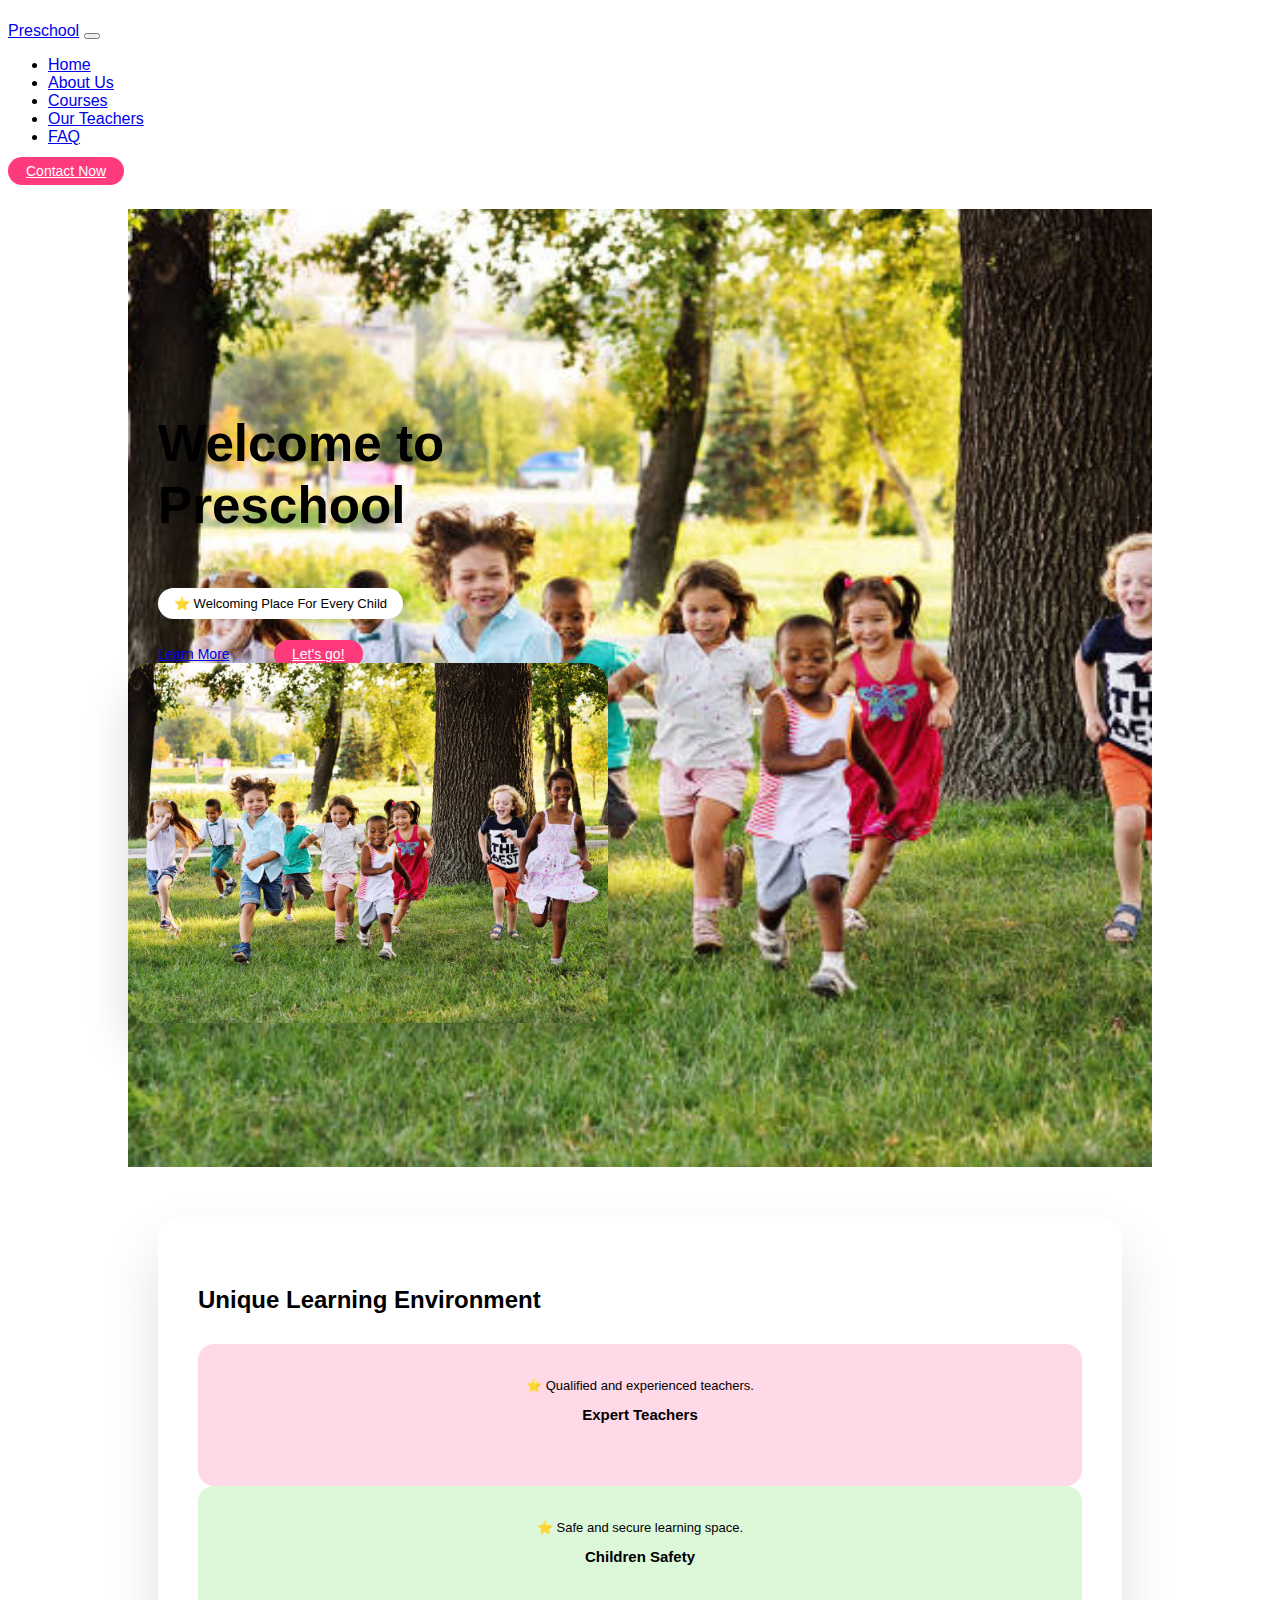
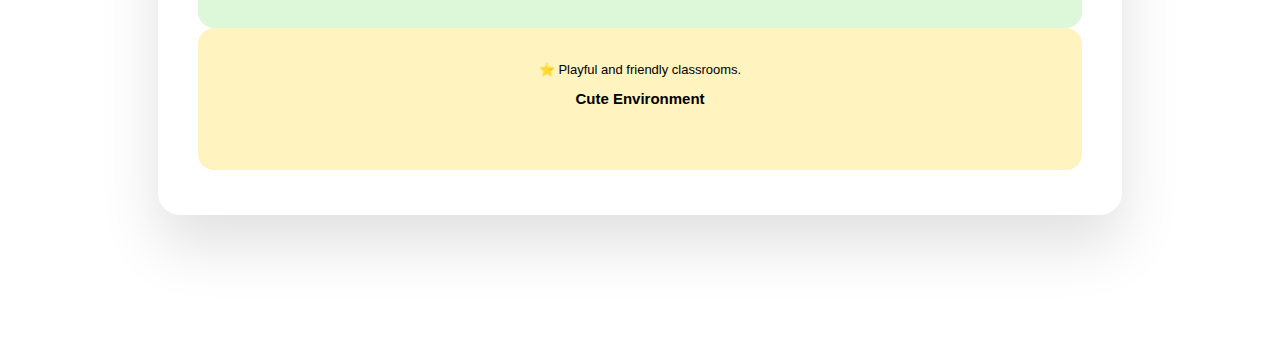
<file: Task-1/index.html>
<!DOCTYPE html>
<html lang="en">
  <head>
    <meta charset="UTF-8" />
    <meta name="viewport" content="width=device-width, initial-scale=1.0" />
    <title>Task-1: Preschool</title>

    <link
      href="https://cdn.jsdelivr.net/npm/bootstrap@5.0.2/dist/css/bootstrap.min.css"
      rel="stylesheet"
      integrity="sha384-EVSTQN3/azprG1Anm3QDgpJLIm9Nao0Yz1ztcQTwFspd3yD65VohhpuuCOmLASjC"
      crossorigin="anonymous"
    />
    <link rel="stylesheet" href="style.css" />
  </head>

  <body>
    <nav class="navbar navbar-expand-lg navbar-light bg-white shadow-sm">
      <div class="container">
        <a class="navbar-brand fw-bold" href="#">Preschool</a>

        <button
          class="navbar-toggler"
          data-bs-toggle="collapse"
          data-bs-target="#menu"
        >
          <span class="navbar-toggler-icon"></span>
        </button>

        <div class="collapse navbar-collapse" id="menu">
          <ul class="navbar-nav ms-auto mb-2 mb-lg-0 gap-lg-3">
            <li class="nav-item"><a class="nav-link" href="#">Home</a></li>
            <li class="nav-item"><a class="nav-link" href="#">About Us</a></li>
            <li class="nav-item"><a class="nav-link" href="#">Courses</a></li>
            <li class="nav-item">
              <a class="nav-link" href="#">Our Teachers</a>
            </li>
            <li class="nav-item"><a class="nav-link" href="#">FAQ</a></li>
          </ul>

          <a href="#" class="btn btn-pink ms-lg-3">Contact Now</a>
        </div>
      </div>
    </nav>
    <section class="hero-section">
      <div class="container">
        <div class="row align-items-center">
          <div class="col-lg-6 text-center text-lg-start">
            <h1 class="hero-title">
              Welcome to <br />
              <span>Preschool</span>
            </h1>

            <div class="hero-badge">⭐ Welcoming Place For Every Child</div>

            <div class="hero-buttons">
              <a href="#" class="btn btn-outline-secondary">Learn More</a>
              <a href="#" class="btn btn-pink">Let's go!</a>
            </div>
          </div>

          <div class="col-lg-6 d-flex justify-content-center">
            <img src="image/cover.jpg" class="hero-image img-fluid" alt="" />
          </div>
        </div>
      </div>
    </section>
    <section class="features-section">
      <div class="container">
        <div class="features-card shadow-lg">
          <h3 class="section-title">Unique Learning Environment</h3>

          <div class="row g-4">
            <div class="col-md-4">
              <div class="feature-box pink">
                <p>⭐ Qualified and experienced teachers.</p>
                <h6>Expert Teachers</h6>
              </div>
            </div>

            <div class="col-md-4">
              <div class="feature-box green">
                <p>⭐ Safe and secure learning space.</p>
                <h6>Children Safety</h6>
              </div>
            </div>

            <div class="col-md-4">
              <div class="feature-box yellow">
                <p>⭐ Playful and friendly classrooms.</p>
                <h6>Cute Environment</h6>
              </div>
            </div>
          </div>
        </div>
      </div>
    </section>

    <script src="https://cdn.jsdelivr.net/npm/bootstrap@5.3.2/dist/js/bootstrap.bundle.min.js"></script>
  </body>
</html>
</file>
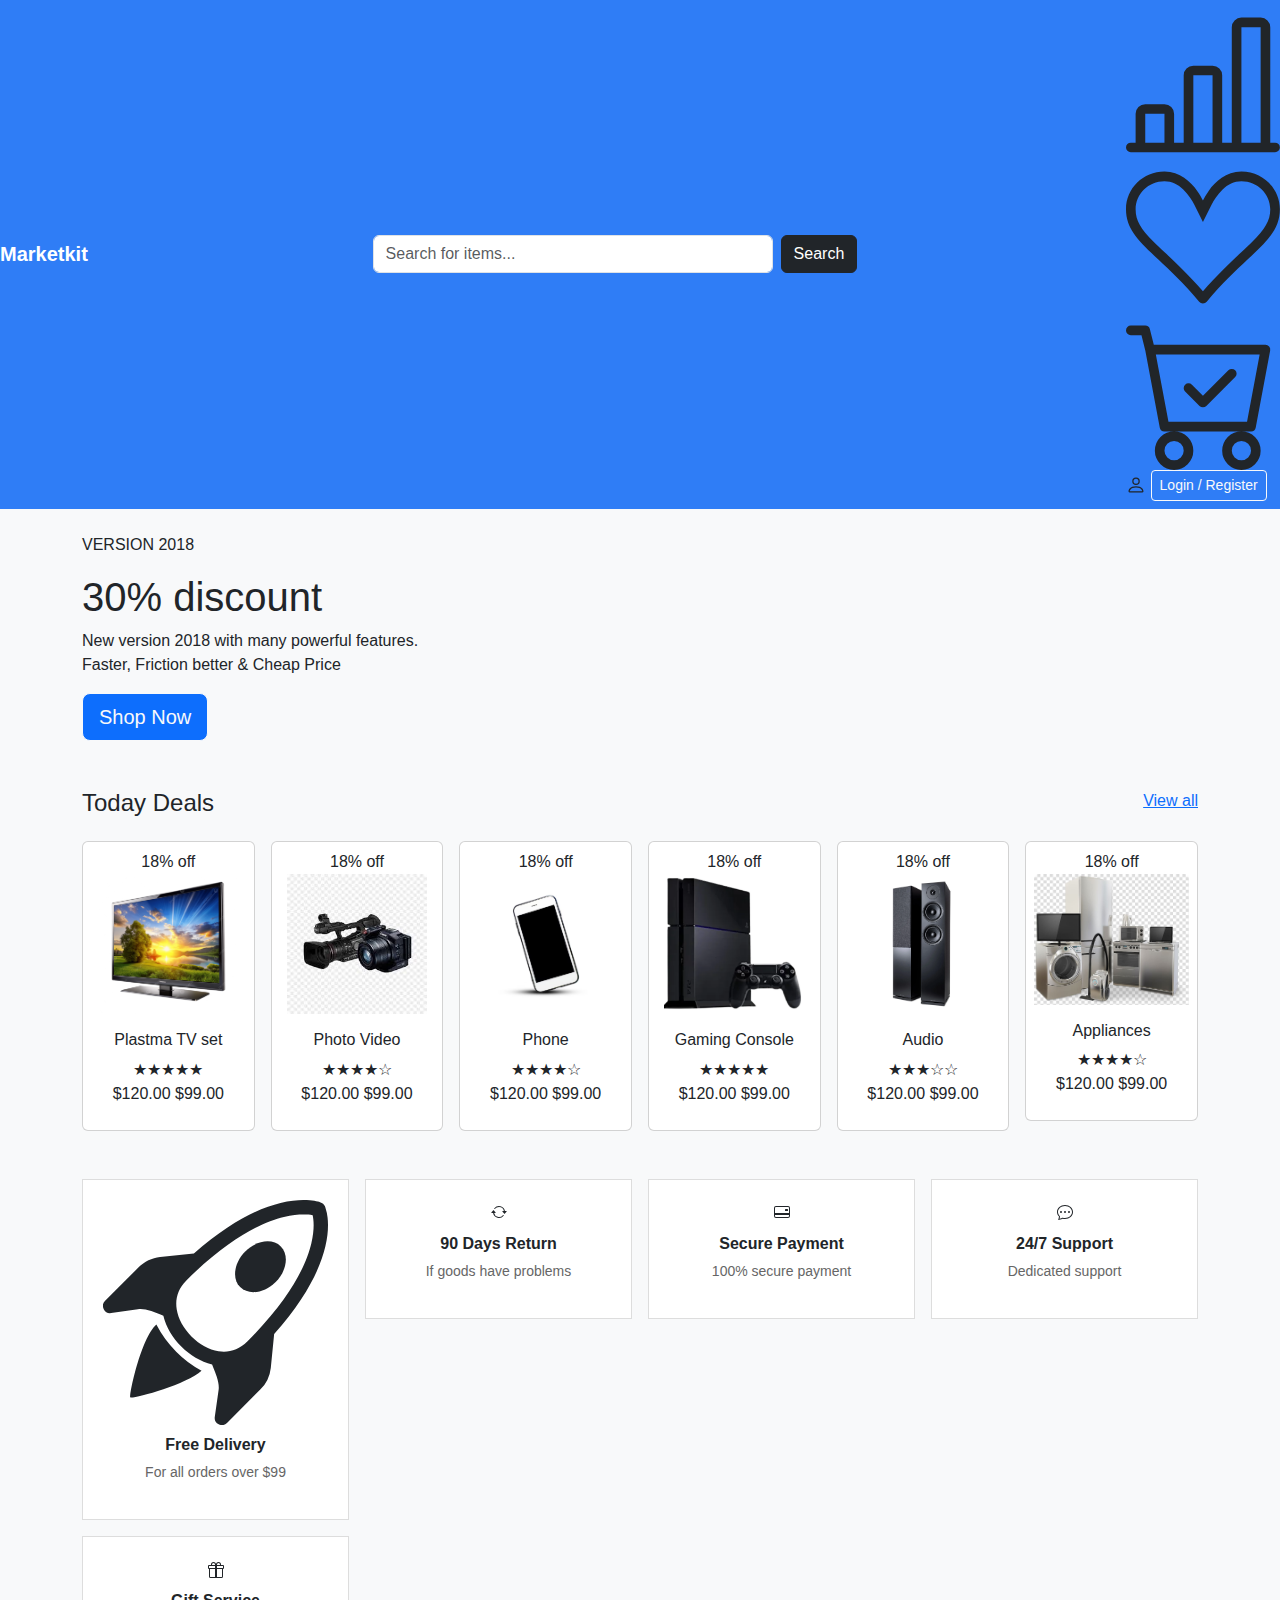
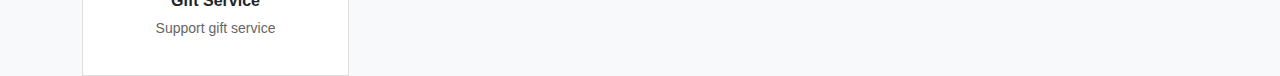
<file: Task-2/index.html>
<!DOCTYPE html>
<html lang="en">
  <head>
    <meta charset="UTF-8" />
    <title>Task-2: Marketkit</title>
    <meta name="viewport" content="width=device-width, initial-scale=1" />

    <link
      href="https://cdn.jsdelivr.net/npm/bootstrap@5.3.2/dist/css/bootstrap.min.css"
      rel="stylesheet"
    />
    <link rel="stylesheet" href="styles.css" />
  </head>

  <body>
    <!-- Top Bar -->

    <!-- <div class="top-bar">
      Sell on Market
      kit | Track your order | USD | English 🇺🇸
    </div> -->

    <!-- Navbar -->
    <nav class="navbar navbar-expand-lg">
      <a class="navbar-brand" href="#">Marketkit</a>

      <form class="d-flex mx-auto">
        <input
          class="form-control search-input"
          type="search"
          placeholder="Search for items..."
        />
        <button class="btn btn-dark ms-2">Search</button>
      </form>
      <div class="header-buttons">
        <svg
          xmlns="http://www.w3.org/2000/svg"
          fill="currentColor"
          class="bi bi-bar-chart-line"
          viewBox="0 0 16 16"
        >
          <path
            d="M11 2a1 1 0 0 1 1-1h2a1 1 0 0 1 1 1v12h.5a.5.5 0 0 1 0 1H.5a.5.5 0 0 1 0-1H1v-3a1 1 0 0 1 1-1h2a1 1 0 0 1 1 1v3h1V7a1 1 0 0 1 1-1h2a1 1 0 0 1 1 1v7h1zm1 12h2V2h-2zm-3 0V7H7v7zm-5 0v-3H2v3z"
          />
        </svg>
        <svg
          xmlns="http://www.w3.org/2000/svg"
          fill="currentColor"
          class="bi bi-suit-heart"
          viewBox="0 0 16 16"
        >
          <path
            d="m8 6.236-.894-1.789c-.222-.443-.607-1.08-1.152-1.595C5.418 2.345 4.776 2 4 2 2.324 2 1 3.326 1 4.92c0 1.211.554 2.066 1.868 3.37.337.334.721.695 1.146 1.093C5.122 10.423 6.5 11.717 8 13.447c1.5-1.73 2.878-3.024 3.986-4.064.425-.398.81-.76 1.146-1.093C14.446 6.986 15 6.131 15 4.92 15 3.326 13.676 2 12 2c-.777 0-1.418.345-1.954.852-.545.515-.93 1.152-1.152 1.595zm.392 8.292a.513.513 0 0 1-.784 0c-1.601-1.902-3.05-3.262-4.243-4.381C1.3 8.208 0 6.989 0 4.92 0 2.755 1.79 1 4 1c1.6 0 2.719 1.05 3.404 2.008.26.365.458.716.596.992a7.6 7.6 0 0 1 .596-.992C9.281 2.049 10.4 1 12 1c2.21 0 4 1.755 4 3.92 0 2.069-1.3 3.288-3.365 5.227-1.193 1.12-2.642 2.48-4.243 4.38z"
          />
        </svg>
        <svg
          xmlns="http://www.w3.org/2000/svg"
          fill="currentColor"
          class="bi bi-cart-check"
          viewBox="0 0 16 16"
        >
          <path
            d="M11.354 6.354a.5.5 0 0 0-.708-.708L8 8.293 6.854 7.146a.5.5 0 1 0-.708.708l1.5 1.5a.5.5 0 0 0 .708 0z"
          />
          <path
            d="M.5 1a.5.5 0 0 0 0 1h1.11l.401 1.607 1.498 7.985A.5.5 0 0 0 4 12h1a2 2 0 1 0 0 4 2 2 0 0 0 0-4h7a2 2 0 1 0 0 4 2 2 0 0 0 0-4h1a.5.5 0 0 0 .491-.408l1.5-8A.5.5 0 0 0 14.5 3H2.89l-.405-1.621A.5.5 0 0 0 2 1zm3.915 10L3.102 4h10.796l-1.313 7zM6 14a1 1 0 1 1-2 0 1 1 0 0 1 2 0m7 0a1 1 0 1 1-2 0 1 1 0 0 1 2 0"
          />
        </svg>
        <svg
          xmlns="http://www.w3.org/2000/svg"
          width="20"
          height="20"
          fill="currentColor"
          class="bi bi-person"
          viewBox="0 0 16 16"
        >
          <path
            d="M8 8a3 3 0 1 0 0-6 3 3 0 0 0 0 6m2-3a2 2 0 1 1-4 0 2 2 0 0 1 4 0m4 8c0 1-1 1-1 1H3s-1 0-1-1 1-4 6-4 6 3 6 4m-1-.004c-.001-.246-.154-.986-.832-1.664C11.516 10.68 10.289 10 8 10s-3.516.68-4.168 1.332c-.678.678-.83 1.418-.832 1.664z"
          />
        </svg>
        <button class="btn btn-outline-light btn-sm">Login / Register</button>
      </div>
    </nav>

    <!-- Hero Section -->
    <section class="hero-section container mt-4 rounded">
      <div class="row align-items-center">
        <div class="div col-md-12">
          <p class="p">VERSION 2018</p>
          <h1 class="h1">30% discount</h1>
          <p class="p">
            New version 2018 with many powerful features.<br />
            Faster, Friction better & Cheap Price
          </p>
          <button class="btn btn-primary btn-outline-light btn-lg">
            Shop Now
          </button>
        </div>
      </div>
    </section>

    <!-- Today Deals -->
    <section class="container mt-5">
      <div class="d-flex justify-content-between mb-3">
        <h4>Today Deals</h4>
        <a href="#">View all</a>
      </div>

      <div class="row g-3">
        <!-- Item 1 -->
        <div class="col-md-2">
          <div class="card product-card p-2 text-center">
            <span class="discount-badge">18% off</span>
            <img src="images/tv.png" class="card-img-top" alt="TV" />
            <div class="card-body">
              <h6>Plastma TV set</h6>
              <div class="rating">★★★★★</div>
              <div class="price-box">
                <span class="old-price">$120.00</span>
                <span class="new-price">$99.00</span>
              </div>
            </div>
          </div>
        </div>

        <!-- Item 2 -->
        <div class="col-md-2">
          <div class="card product-card p-2 text-center">
            <span class="discount-badge">18% off</span>
            <img
              src="images/photo-video.png"
              class="card-img-top"
              alt="Photo Video"
            />
            <div class="card-body">
              <h6>Photo Video</h6>
              <div class="rating">★★★★☆</div>
              <div class="price-box">
                <span class="old-price">$120.00</span>
                <span class="new-price">$99.00</span>
              </div>
            </div>
          </div>
        </div>

        <!-- Item 3 -->
        <div class="col-md-2">
          <div class="card product-card p-2 text-center">
            <span class="discount-badge">18% off</span>
            <img src="images/phone.png" class="card-img-top" alt="Phone" />
            <div class="card-body">
              <h6>Phone</h6>
              <div class="rating">★★★★☆</div>
              <div class="price-box">
                <span class="old-price">$120.00</span>
                <span class="new-price">$99.00</span>
              </div>
            </div>
          </div>
        </div>

        <!-- Item 4 -->
        <div class="col-md-2">
          <div class="card product-card p-2 text-center">
            <span class="discount-badge">18% off</span>
            <img src="images/gaming.png" class="card-img-top" alt="Gaming" />
            <div class="card-body">
              <h6>Gaming Console</h6>
              <div class="rating">★★★★★</div>
              <div class="price-box">
                <span class="old-price">$120.00</span>
                <span class="new-price">$99.00</span>
              </div>
            </div>
          </div>
        </div>

        <!-- Item 5 -->
        <div class="col-md-2">
          <div class="card product-card p-2 text-center">
            <span class="discount-badge">18% off</span>
            <img src="images/audio.png" class="card-img-top" alt="Audio" />
            <div class="card-body">
              <h6>Audio</h6>
              <div class="rating">★★★☆☆</div>
              <div class="price-box">
                <span class="old-price">$120.00</span>
                <span class="new-price">$99.00</span>
              </div>
            </div>
          </div>
        </div>

        <!-- Item 6 -->
        <div class="col-md-2">
          <div class="card product-card p-2 text-center">
            <span class="discount-badge">18% off</span>
            <img
              src="images/appliances.png"
              class="card-img-top"
              alt="Appliances"
            />
            <div class="card-body">
              <h6>Appliances</h6>
              <div class="rating">★★★★☆</div>
              <div class="price-box">
                <span class="old-price">$120.00</span>
                <span class="new-price">$99.00</span>
              </div>
            </div>
          </div>
        </div>
      </div>
    </section>

    <!-- Features -->
    <section class="container mt-5">
      <div class="row g-3">
        <div class="col-md-3">
          <div class="feature-box">
            <svg
              xmlns="http://www.w3.org/2000/svg"
              fill="currentColor"
              class="bi bi-rocket-takeoff"
              viewBox="0 0 16 16"
            >
              <path
                d="M9.752 6.193c.599.6 1.73.437 2.528-.362s.96-1.932.362-2.531c-.599-.6-1.73-.438-2.528.361-.798.8-.96 1.933-.362 2.532"
              />
              <path
                d="M15.811 3.312c-.363 1.534-1.334 3.626-3.64 6.218l-.24 2.408a2.56 2.56 0 0 1-.732 1.526L8.817 15.85a.51.51 0 0 1-.867-.434l.27-1.899c.04-.28-.013-.593-.131-.956a9 9 0 0 0-.249-.657l-.082-.202c-.815-.197-1.578-.662-2.191-1.277-.614-.615-1.079-1.379-1.275-2.195l-.203-.083a10 10 0 0 0-.655-.248c-.363-.119-.675-.172-.955-.132l-1.896.27A.51.51 0 0 1 .15 7.17l2.382-2.386c.41-.41.947-.67 1.524-.734h.006l2.4-.238C9.005 1.55 11.087.582 12.623.208c.89-.217 1.59-.232 2.08-.188.244.023.435.06.57.093q.1.026.16.045c.184.06.279.13.351.295l.029.073a3.5 3.5 0 0 1 .157.721c.055.485.051 1.178-.159 2.065m-4.828 7.475.04-.04-.107 1.081a1.54 1.54 0 0 1-.44.913l-1.298 1.3.054-.38c.072-.506-.034-.993-.172-1.418a9 9 0 0 0-.164-.45c.738-.065 1.462-.38 2.087-1.006M5.205 5c-.625.626-.94 1.351-1.004 2.09a9 9 0 0 0-.45-.164c-.424-.138-.91-.244-1.416-.172l-.38.054 1.3-1.3c.245-.246.566-.401.91-.44l1.08-.107zm9.406-3.961c-.38-.034-.967-.027-1.746.163-1.558.38-3.917 1.496-6.937 4.521-.62.62-.799 1.34-.687 2.051.107.676.483 1.362 1.048 1.928.564.565 1.25.941 1.924 1.049.71.112 1.429-.067 2.048-.688 3.079-3.083 4.192-5.444 4.556-6.987.183-.771.18-1.345.138-1.713a3 3 0 0 0-.045-.283 3 3 0 0 0-.3-.041Z"
              />
              <path
                d="M7.009 12.139a7.6 7.6 0 0 1-1.804-1.352A7.6 7.6 0 0 1 3.794 8.86c-1.102.992-1.965 5.054-1.839 5.18.125.126 3.936-.896 5.054-1.902Z"
              />
            </svg>
            <h6>Free Delivery</h6>
            <p>For all orders over $99</p>
          </div>
        </div>
        <div class="col-md-3">
          <div class="feature-box">
            <svg
              xmlns="http://www.w3.org/2000/svg"
              width="20"
              height="16"
              fill="currentColor"
              class="bi bi-arrow-repeat"
              viewBox="0 0 16 16"
            >
              <path
                d="M11.534 7h3.932a.25.25 0 0 1 .192.41l-1.966 2.36a.25.25 0 0 1-.384 0l-1.966-2.36a.25.25 0 0 1 .192-.41m-11 2h3.932a.25.25 0 0 0 .192-.41L2.692 6.23a.25.25 0 0 0-.384 0L.342 8.59A.25.25 0 0 0 .534 9"
              />
              <path
                fill-rule="evenodd"
                d="M8 3c-1.552 0-2.94.707-3.857 1.818a.5.5 0 1 1-.771-.636A6.002 6.002 0 0 1 13.917 7H12.9A5 5 0 0 0 8 3M3.1 9a5.002 5.002 0 0 0 8.757 2.182.5.5 0 1 1 .771.636A6.002 6.002 0 0 1 2.083 9z"
              />
            </svg>
            <h6>90 Days Return</h6>
            <p>If goods have problems</p>
          </div>
        </div>
        <div class="col-md-3">
          <div class="feature-box">
            <svg
              xmlns="http://www.w3.org/2000/svg"
              width="20"
              height="16"
              fill="currentColor"
              class="bi bi-credit-card-2-back"
              viewBox="0 0 16 16"
            >
              <path
                d="M11 5.5a.5.5 0 0 1 .5-.5h2a.5.5 0 0 1 .5.5v1a.5.5 0 0 1-.5.5h-2a.5.5 0 0 1-.5-.5z"
              />
              <path
                d="M2 2a2 2 0 0 0-2 2v8a2 2 0 0 0 2 2h12a2 2 0 0 0 2-2V4a2 2 0 0 0-2-2zm13 2v5H1V4a1 1 0 0 1 1-1h12a1 1 0 0 1 1 1m-1 9H2a1 1 0 0 1-1-1v-1h14v1a1 1 0 0 1-1 1"
              />
            </svg>
            <h6>Secure Payment</h6>
            <p>100% secure payment</p>
          </div>
        </div>
        <div class="col-md-3">
          <div class="feature-box">
            <svg
              xmlns="http://www.w3.org/2000/svg"
              width="20"
              height="16"
              fill="currentColor"
              class="bi bi-chat-dots"
              viewBox="0 0 16 16"
            >
              <path
                d="M5 8a1 1 0 1 1-2 0 1 1 0 0 1 2 0m4 0a1 1 0 1 1-2 0 1 1 0 0 1 2 0m3 1a1 1 0 1 0 0-2 1 1 0 0 0 0 2"
              />
              <path
                d="m2.165 15.803.02-.004c1.83-.363 2.948-.842 3.468-1.105A9 9 0 0 0 8 15c4.418 0 8-3.134 8-7s-3.582-7-8-7-8 3.134-8 7c0 1.76.743 3.37 1.97 4.6a10.4 10.4 0 0 1-.524 2.318l-.003.011a11 11 0 0 1-.244.637c-.079.186.074.394.273.362a22 22 0 0 0 .693-.125m.8-3.108a1 1 0 0 0-.287-.801C1.618 10.83 1 9.468 1 8c0-3.192 3.004-6 7-6s7 2.808 7 6-3.004 6-7 6a8 8 0 0 1-2.088-.272 1 1 0 0 0-.711.074c-.387.196-1.24.57-2.634.893a11 11 0 0 0 .398-2"
              />
            </svg>
            <h6>24/7 Support</h6>
            <p>Dedicated support</p>
          </div>
        </div>
        <div class="col-md-3">
          <div class="feature-box">
            <svg
              xmlns="http://www.w3.org/2000/svg"
              width="20"
              height="16"
              fill="currentColor"
              class="bi bi-gift"
              viewBox="0 0 16 16"
            >
              <path
                d="M3 2.5a2.5 2.5 0 0 1 5 0 2.5 2.5 0 0 1 5 0v.006c0 .07 0 .27-.038.494H15a1 1 0 0 1 1 1v2a1 1 0 0 1-1 1v7.5a1.5 1.5 0 0 1-1.5 1.5h-11A1.5 1.5 0 0 1 1 14.5V7a1 1 0 0 1-1-1V4a1 1 0 0 1 1-1h2.038A3 3 0 0 1 3 2.506zm1.068.5H7v-.5a1.5 1.5 0 1 0-3 0c0 .085.002.274.045.43zM9 3h2.932l.023-.07c.043-.156.045-.345.045-.43a1.5 1.5 0 0 0-3 0zM1 4v2h6V4zm8 0v2h6V4zm5 3H9v8h4.5a.5.5 0 0 0 .5-.5zm-7 8V7H2v7.5a.5.5 0 0 0 .5.5z"
              />
            </svg>
            <h6>Gift Service</h6>
            <p>Support gift service</p>
          </div>
        </div>
      </div>
    </section>

    <!-- Bootstrap JS -->
    <script src="https://cdn.jsdelivr.net/npm/bootstrap@5.3.2/dist/js/bootstrap.bundle.min.js"></script>
  </body>
</html>
</file>
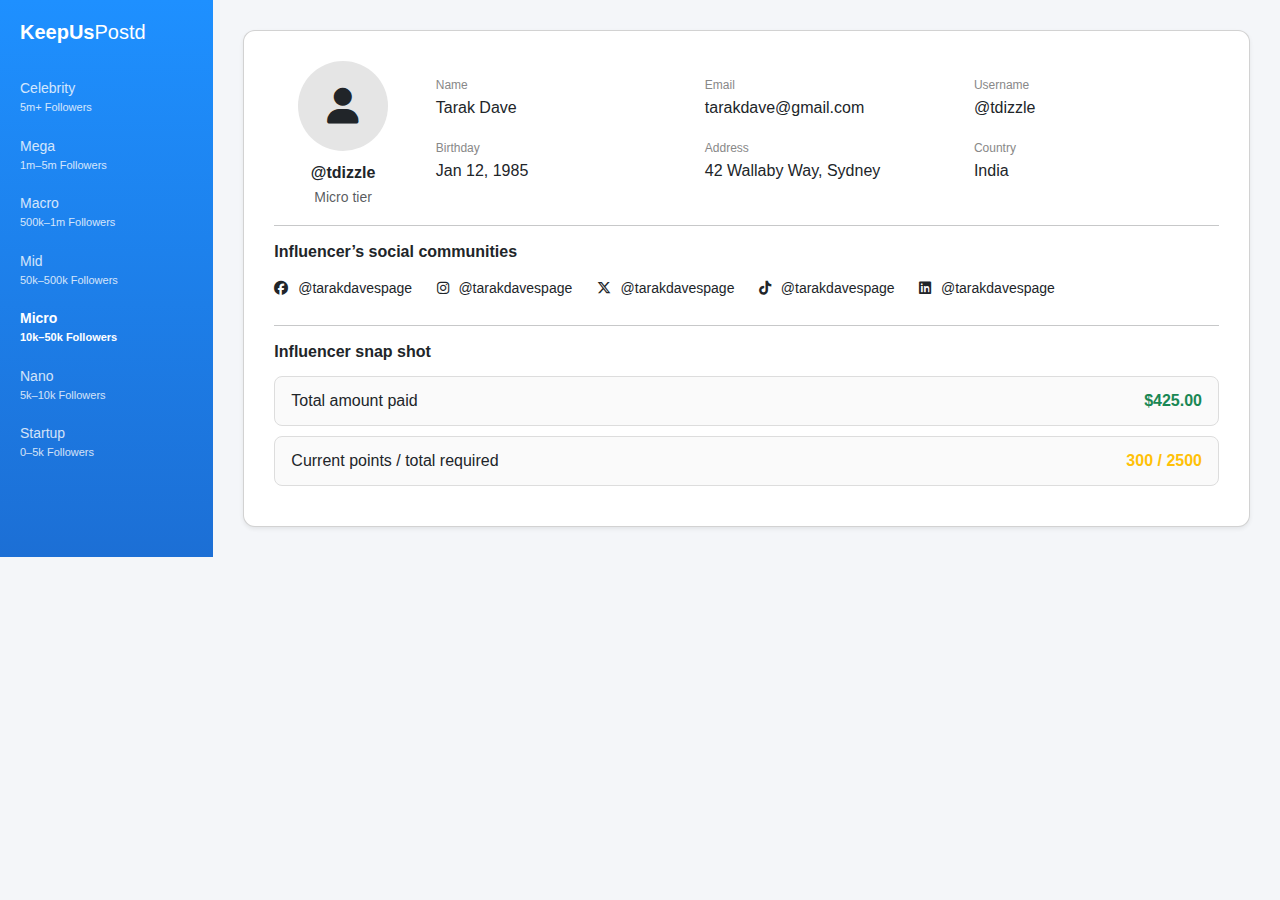
<file: Task-3/index.html>
<!doctype html>
<html lang="en">

<head>
  <meta charset="UTF-8" />
  <meta name="viewport" content="width=device-width, initial-scale=1" />
  <title>Influencer Profile</title>

  <!-- Bootstrap 5 -->
  <link href="https://cdn.jsdelivr.net/npm/bootstrap@5.3.2/dist/css/bootstrap.min.css" rel="stylesheet" />

  <!-- Icons -->
  <link href="https://cdnjs.cloudflare.com/ajax/libs/font-awesome/6.5.1/css/all.min.css" rel="stylesheet" />

  <!-- Custom CSS -->
  <link rel="stylesheet" href="styles.css" />
</head>

<body>
  <div class="container-fluid profile-container">
    <div class="row h-100">
      <!-- LEFT SIDEBAR -->
      <div class="col-md-2 sidebar text-white">
        <h5 class="logo">KeepUs<span>Postd</span></h5>

        <ul class="tier-list mt-4">
          <li>Celebrity <span>5m+ Followers</span></li>
          <li>Mega <span>1m–5m Followers</span></li>
          <li>Macro <span>500k–1m Followers</span></li>
          <li>Mid <span>50k–500k Followers</span></li>
          <li class="active">Micro <span>10k–50k Followers</span></li>
          <li>Nano <span>5k–10k Followers</span></li>
          <li>Startup <span>0–5k Followers</span></li>
        </ul>
      </div>

      <!-- MAIN CONTENT -->
      <div class="col-md-10 content-area">
        <div class="card profile-card shadow-sm">
          <!-- PROFILE HEADER -->
          <div class="row align-items-center">
            <div class="col-md-2 text-center">
              <div class="avatar">
                <i class="fa-solid fa-user"></i>
              </div>
              <p class="username">@tdizzle</p>
              <small class="user-text text-muted">Micro tier</small>
            </div>

            <div class="col-md-10">
              <div class="row">
                <div class="col-md-4 info-block">
                  <label>Name</label>
                  <p>Tarak Dave</p>
                </div>
                <div class="col-md-4 info-block">
                  <label>Email</label>
                  <p>tarakdave@gmail.com</p>
                </div>
                <div class="col-md-4 info-block">
                  <label>Username</label>
                  <p>@tdizzle</p>
                </div>

                <div class="col-md-4 info-block">
                  <label>Birthday</label>
                  <p>Jan 12, 1985</p>
                </div>
                <div class="col-md-4 info-block">
                  <label>Address</label>
                  <p>42 Wallaby Way, Sydney</p>
                </div>
                <div class="col-md-4 info-block">
                  <label>Country</label>
                  <p>India</p>
                </div>
              </div>
            </div>
          </div>

          <hr />

          <!-- SOCIAL LINKS -->
          <h6 class="section-title">Influencer’s social communities</h6>
          <div class="social-links">
            <span><i class="fab fa-facebook"></i> @tarakdavespage</span>
            <span><i class="fab fa-instagram"></i> @tarakdavespage</span>
            <span><i class="fab fa-x-twitter"></i> @tarakdavespage</span>
            <span><i class="fab fa-tiktok"></i> @tarakdavespage</span>
            <span><i class="fab fa-linkedin"></i> @tarakdavespage</span>
          </div>

          <hr />

          <!-- SNAPSHOT -->
          <h6 class="section-title">Influencer snap shot</h6>

          <div class="snapshot-box d-flex justify-content-between">
            <span>Total amount paid</span>
            <strong class="text-success">$425.00</strong>
          </div>

          <div class="snapshot-box d-flex justify-content-between">
            <span>Current points / total required</span>
            <strong class="text-warning">300 / 2500</strong>
          </div>
        </div>
      </div>
    </div>
  </div>
</body>

</html>
</file>
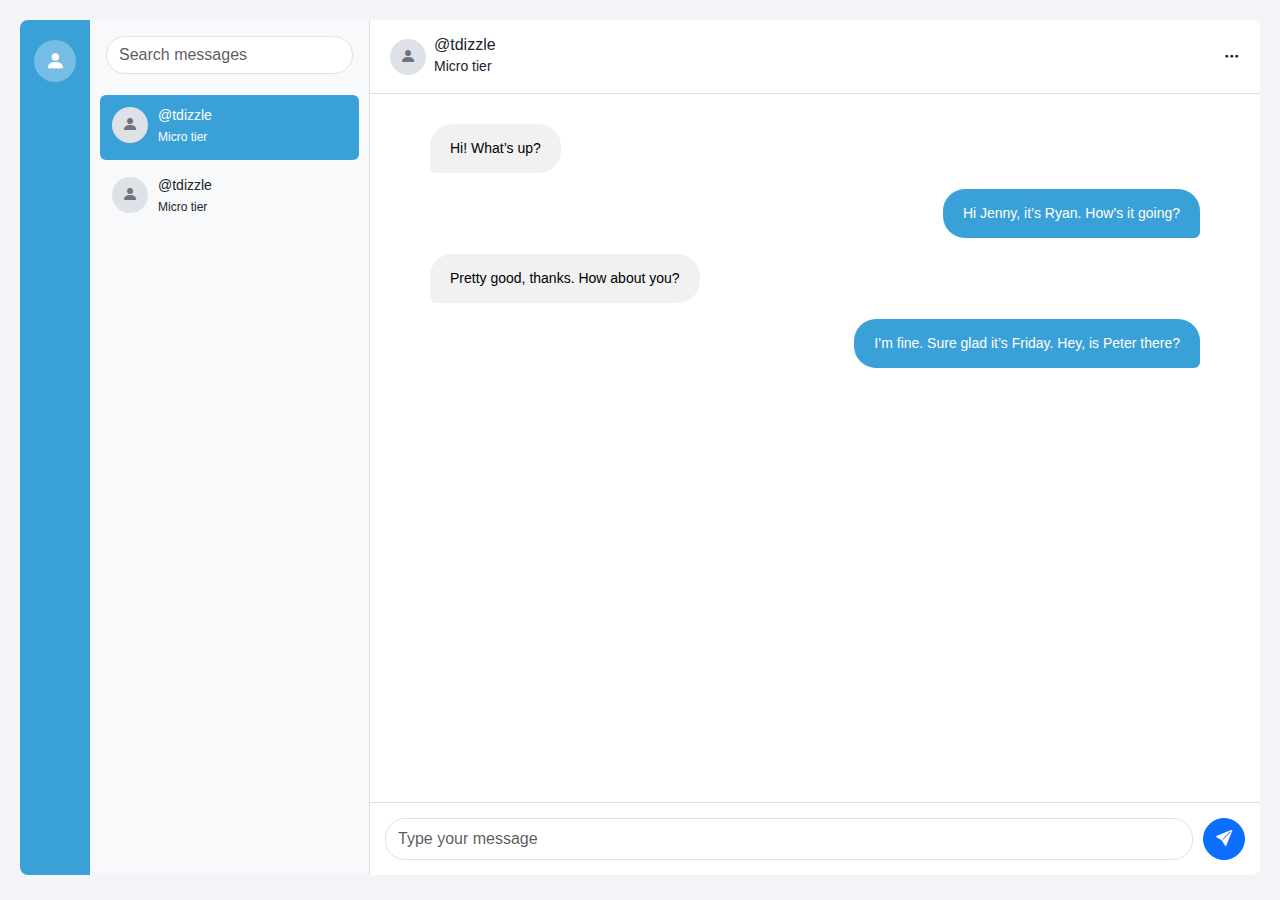
<file: Task-4/index.html>
<!doctype html>
<html lang="en">

<head>
  <meta charset="UTF-8" />
  <title>Chat UI</title>
  <meta name="viewport" content="width=device-width, initial-scale=1" />

  <link href="https://cdn.jsdelivr.net/npm/bootstrap@5.3.2/dist/css/bootstrap.min.css" rel="stylesheet" />

  <link href="https://cdn.jsdelivr.net/npm/bootstrap-icons@1.11.1/font/bootstrap-icons.css" rel="stylesheet" />

  <link rel="stylesheet" href="styles.css" />
</head>

<body>
  <div class="chat-wrapper">
    <div class="left-bar">
      <div class="avatar-lg">
        <i class="bi bi-person-fill"></i>
      </div>
    </div>

    <div class="chat-container">
      <div class="chat-sidebar">
        <div class="p-3">
          <input class="form-control search" placeholder="Search messages" />
        </div>

        <div class="user-list">
          <div class="chat-user active">
            <div class="avatar"><i class="bi bi-person-fill"></i></div>
            <div>
              <h6>@tdizzle</h6>
              <small>Micro tier</small>
            </div>
          </div>

          <div class="chat-user">
            <div class="avatar"><i class="bi bi-person-fill"></i></div>
            <div>
              <h6>@tdizzle</h6>
              <small>Micro tier</small>
            </div>
          </div>
        </div>
      </div>

      <div class="chat-area">
        <div class="chat-header">
          <div class="d-flex align-items-center gap-2">
            <div class="avatar"><i class="bi bi-person-fill"></i></div>
            <div>
              <h6>@tdizzle</h6>
              <small>Micro tier</small>
            </div>
          </div>
          <i class="bi bi-three-dots"></i>
        </div>

        <div class="chat-messages">
          <div class="message-row received">
            <div class="message received">Hi! What’s up?</div>
          </div>

          <div class="message-row sent">
            <div class="message sent">
              Hi Jenny, it’s Ryan. How’s it going?
            </div>
          </div>

          <div class="message-row received">
            <div class="message received">
              Pretty good, thanks. How about you?
            </div>
          </div>

          <div class="message-row sent">
            <div class="message sent">
              I’m fine. Sure glad it’s Friday. Hey, is Peter there?
            </div>
          </div>
        </div>

        <div class="chat-input">
          <input class="form-control" placeholder="Type your message" />
          <button class="btn btn-primary">
            <i class="bi bi-send-fill"></i>
          </button>
        </div>
      </div>
    </div>
  </div>
</body>

</html>
</file>
<file: Task-1/style.css>
body {
  font-family: "Poppins", sans-serif;
}

.btn-pink {
  background-color: #ff3b7d;
  color: #fff;
  border-radius: 25px;
  padding: 6px 18px;
  font-size: 14px;
}

.btn-pink:hover {
  background-color: #e8336f;
  color: #fff;
}

.hero-section {
  background-image: url(image/cover.jpg);
  background-repeat: no-repeat;
  background-size: cover;
  padding: 170px 0 140px;
  margin: 15px 120px;
}

.hero-title {
  font-size: 3.2rem;
  font-weight: 700;
  line-height: 1.2;
  margin-left: 30px;
}

.hero-badge {
  display: inline-flex;
  align-items: center;
  margin-left: 30px;
  gap: 6px;
  margin-top: 18px;
  padding: 8px 16px;
  background: #ffffff;
  border-radius: 20px;
  font-size: 13px;
  box-shadow: 0 6px 18px rgba(0, 0, 0, 0.08);
}
.hero-buttons {
  margin-top: 26px;
}

.hero-buttons .btn {
  margin-right: 10px;
  font-size: 14px;
  margin-left: 30px;
}

.hero-image {
  width: 100%;
  max-width: 480px;
  aspect-ratio: 4 / 3;
  object-fit: cover;
  border-radius: 22px;
  box-shadow: 0 25px 45px rgba(0, 0, 0, 0.15);
}

.features-section {
  margin-top: 120px;
  padding-bottom: 80px;
  margin: 50px 150px;
}

.features-card {
  background: #fff;
  border-radius: 22px;
  padding: 45px 40px;
  box-shadow: 0 30px 60px rgba(0, 0, 0, 0.12);
}

.section-title {
  font-size: 1.5rem;
  font-weight: 600;
  margin-bottom: 30px;
}

.feature-box {
  border-radius: 16px;
  padding: 28px 20px;
  text-align: center;
}

.feature-box h6 {
  margin-top: 10px;
  font-weight: 600;
  font-size: 15px;
}

.feature-box p {
  font-size: 13px;
  margin-top: 6px;
}

.feature-box.pink {
  background-color: #ffd9e8;
}

.feature-box.green {
  background-color: #ddf7d9;
}

.feature-box.yellow {
  background-color: #fff3bf;
}
.navbar {
  padding: 14px 0;
}
</file>
<file: Task-2/styles.css>
body {
  background-color: #f8f9fa;
  font-family: Arial, sans-serif;
}

.top-bar {
  font-size: 14px;
  background-color: #f1f1f1;
  padding: 6px 0;
}

.navbar {
  background-color: #2f7df6;
}

.navbar-brand {
  color: #fff;
  font-weight: bold;
}

.navbar-brand:hover {
  color: #fff;
}

.search-input {
  width: 400px;
}

.hero {
  background-color: #f4f6f8;
  padding: 50px;
}

.hero h1 {
  font-weight: bold;
}

.product-card img {
  max-height: 140px;
  object-fit: contain;
}

.price {
  color: #dc3545;
  font-weight: bold;
}

.feature-box {
  background-color: #fff;
  border: 1px solid #ddd;
  padding: 20px;
  text-align: center;
}

.feature-box h6 {
  margin-top: 10px;
  font-weight: bold;
}

.feature-box p {
  font-size: 14px;
  color: #666;
}
</file>
<file: Task-3/styles.css>
body {
  background-color: #f4f6f9;
  font-family: "Segoe UI", sans-serif;
}

.profile-container {
  min-height: 100vh;
}

/* Sidebar */
.sidebar {
  background: linear-gradient(180deg, #1e90ff, #1c6fd5);
  padding: 20px;
}

.logo {
  font-weight: 600;
}

.logo span {
  font-weight: 300;
}

.tier-list {
  list-style: none;
  padding: 0;
}

.tier-list li {
  padding: 10px 0;
  font-size: 14px;
  opacity: 0.8;
}

.tier-list li span {
  display: block;
  font-size: 11px;
}

.tier-list li.active {
  font-weight: 600;
  opacity: 1;
}

/* Main content */
.content-area {
  padding: 30px;
}

.profile-card {
  padding: 30px;
  border-radius: 12px;
}

/* Avatar */
.avatar {
  width: 90px;
  height: 90px;
  border-radius: 50%;
  background: #e5e5e5;
  display: flex;
  align-items: center;
  justify-content: center;
  font-size: 36px;
  margin: auto;
}

.username {
  margin-top: 10px;
  margin-bottom: 0;
  font-weight: 600;
}

/* Info */
.info-block label {
  font-size: 12px;
  color: #888;
}

.info-block p {
  margin-bottom: 15px;
  font-weight: 500;
}

/* Sections */
.section-title {
  font-weight: 600;
  margin-bottom: 15px;
}

.social-links span {
  display: inline-block;
  margin-right: 20px;
  margin-bottom: 10px;
  font-size: 14px;
}

.social-links i {
  margin-right: 6px;
}

/* Snapshot */
.snapshot-box {
  border: 1px solid #ddd;
  padding: 12px 16px;
  border-radius: 8px;
  margin-bottom: 10px;
  background-color: #fafafa;
}
</file>
<file: Task-4/styles.css>
body {
  margin: 0;
  background: #f2f4f7;
  font-family: "Segoe UI", sans-serif;
}

.chat-wrapper {
  display: flex;
  height: 95vh;
  margin: 20px;
  background: #fff;
  border-radius: 8px;
  overflow: hidden;
}

.left-bar {
  width: 70px;
  background: #3aa1d8;
  display: flex;
  justify-content: center;
  padding-top: 20px;
}

.avatar-lg {
  width: 42px;
  height: 42px;
  border-radius: 50%;
  background: rgba(255, 255, 255, 0.3);
  display: flex;
  align-items: center;
  justify-content: center;
}

.avatar-lg i {
  color: #fff;
  font-size: 20px;
}

.chat-container {
  display: flex;
  flex: 1;
}

.chat-sidebar {
  width: 280px;
  background: #f8f9fa;
  border-right: 1px solid #ddd;
}

.search {
  border-radius: 20px;
}

.chat-user {
  display: flex;
  gap: 10px;
  padding: 12px;
  cursor: pointer;
  border-radius: 6px;
  margin: 5px 10px;
}

.chat-user.active {
  background: #3aa1d8;
  color: #fff;
}

.chat-user h6 {
  margin: 0;
  font-size: 14px;
}

.chat-user small {
  font-size: 12px;
}

.avatar {
  width: 36px;
  height: 36px;
  background: #dee2e6;
  border-radius: 50%;
  display: flex;
  align-items: center;
  justify-content: center;
}

.avatar i {
  color: #6c757d;
}

.chat-area {
  display: flex;
  flex-direction: column;
  flex: 1;
}

.chat-header {
  display: flex;
  justify-content: space-between;
  align-items: center;
  padding: 15px 20px;
  border-bottom: 1px solid #ddd;
}

.chat-header h6 {
  margin: 0;
}

.chat-messages {
  flex: 1;
  padding: 30px 60px;
  overflow-y: auto;
}

.message-row {
  display: flex;
  margin-bottom: 16px;
}

.message-row.sent {
  justify-content: flex-end;
}

.message-row.received {
  justify-content: flex-start;
}

.message {
  max-width: 60%;
  padding: 14px 20px;
  border-radius: 22px;
  font-size: 14px;
}

.message.sent {
  background: #3aa1d8;
  color: #fff;
  border-bottom-right-radius: 6px;
}

.message.received {
  background: #f1f1f1;
  color: #000;
  border-bottom-left-radius: 6px;
}

.chat-input {
  padding: 15px;
  border-top: 1px solid #ddd;
  display: flex;
  gap: 10px;
}

.chat-input input {
  border-radius: 20px;
}

.chat-input button {
  width: 42px;
  height: 42px;
  border-radius: 50%;
}
</file>
